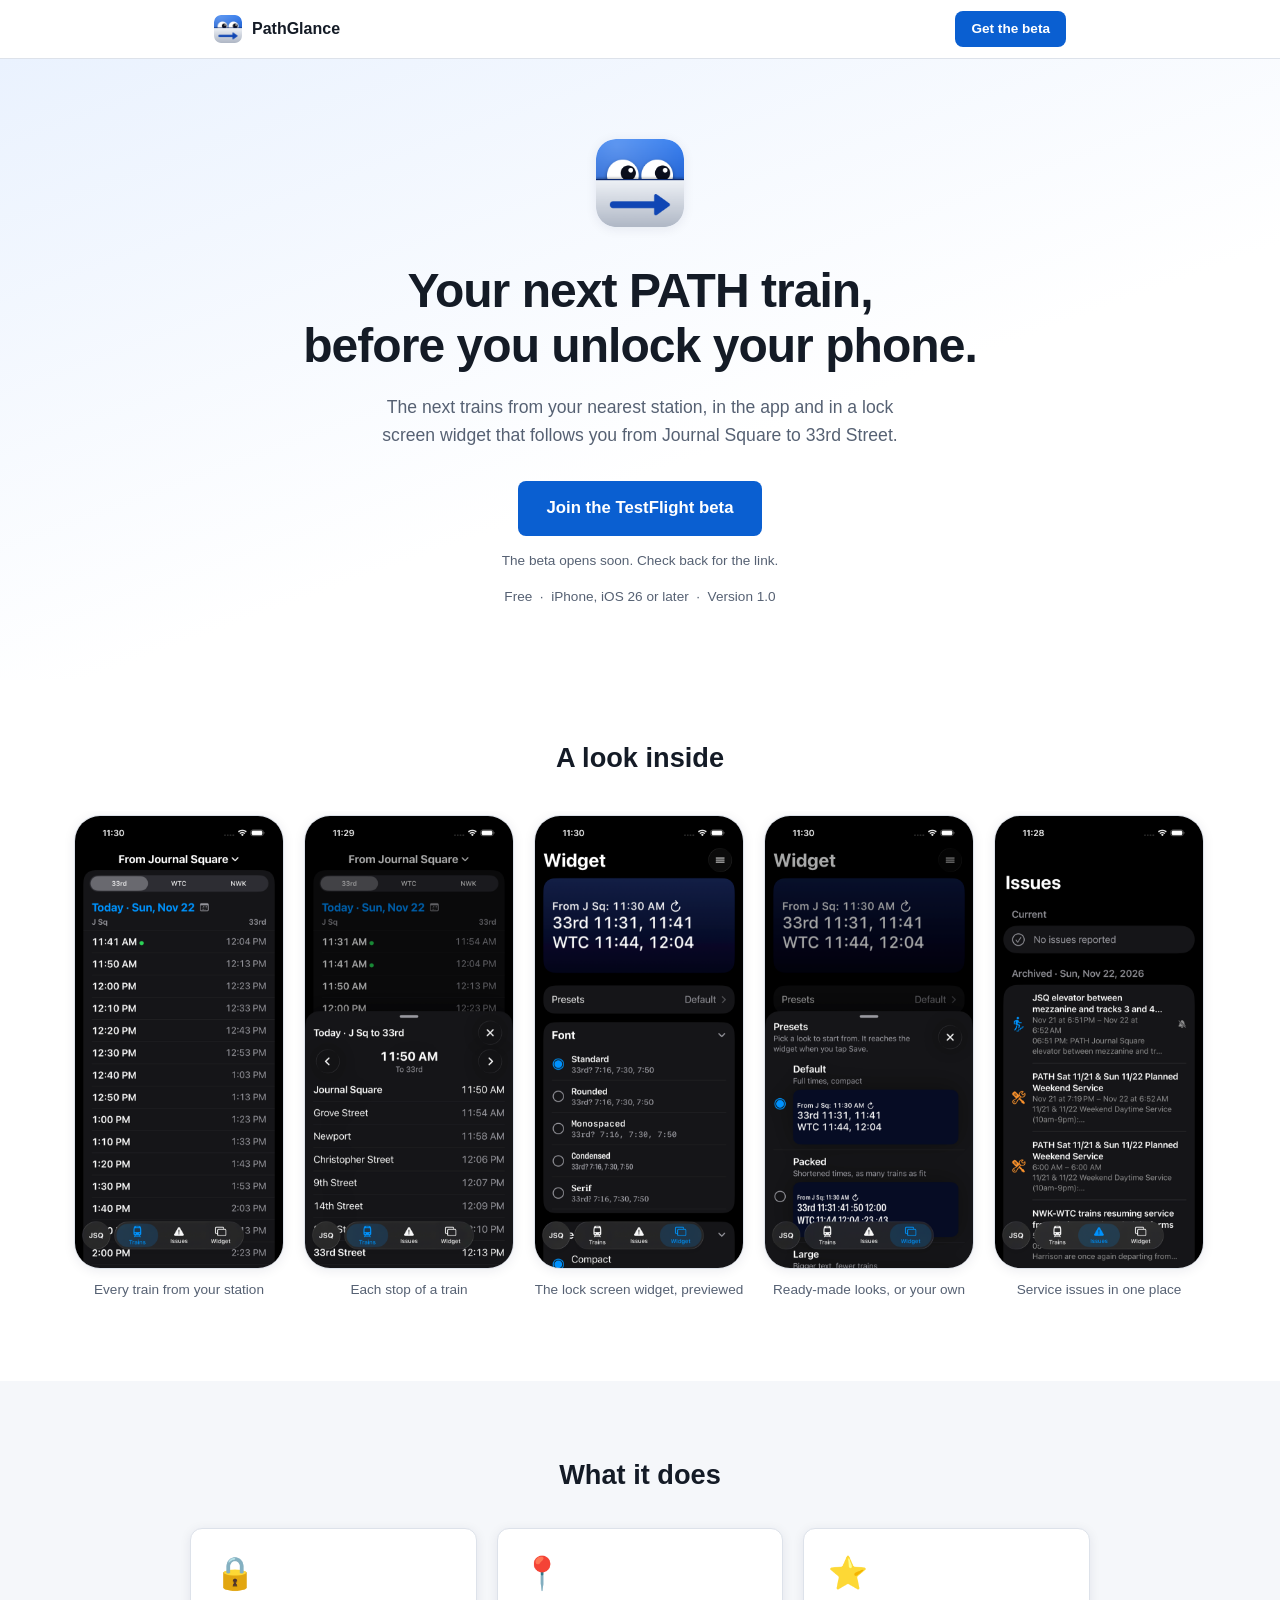
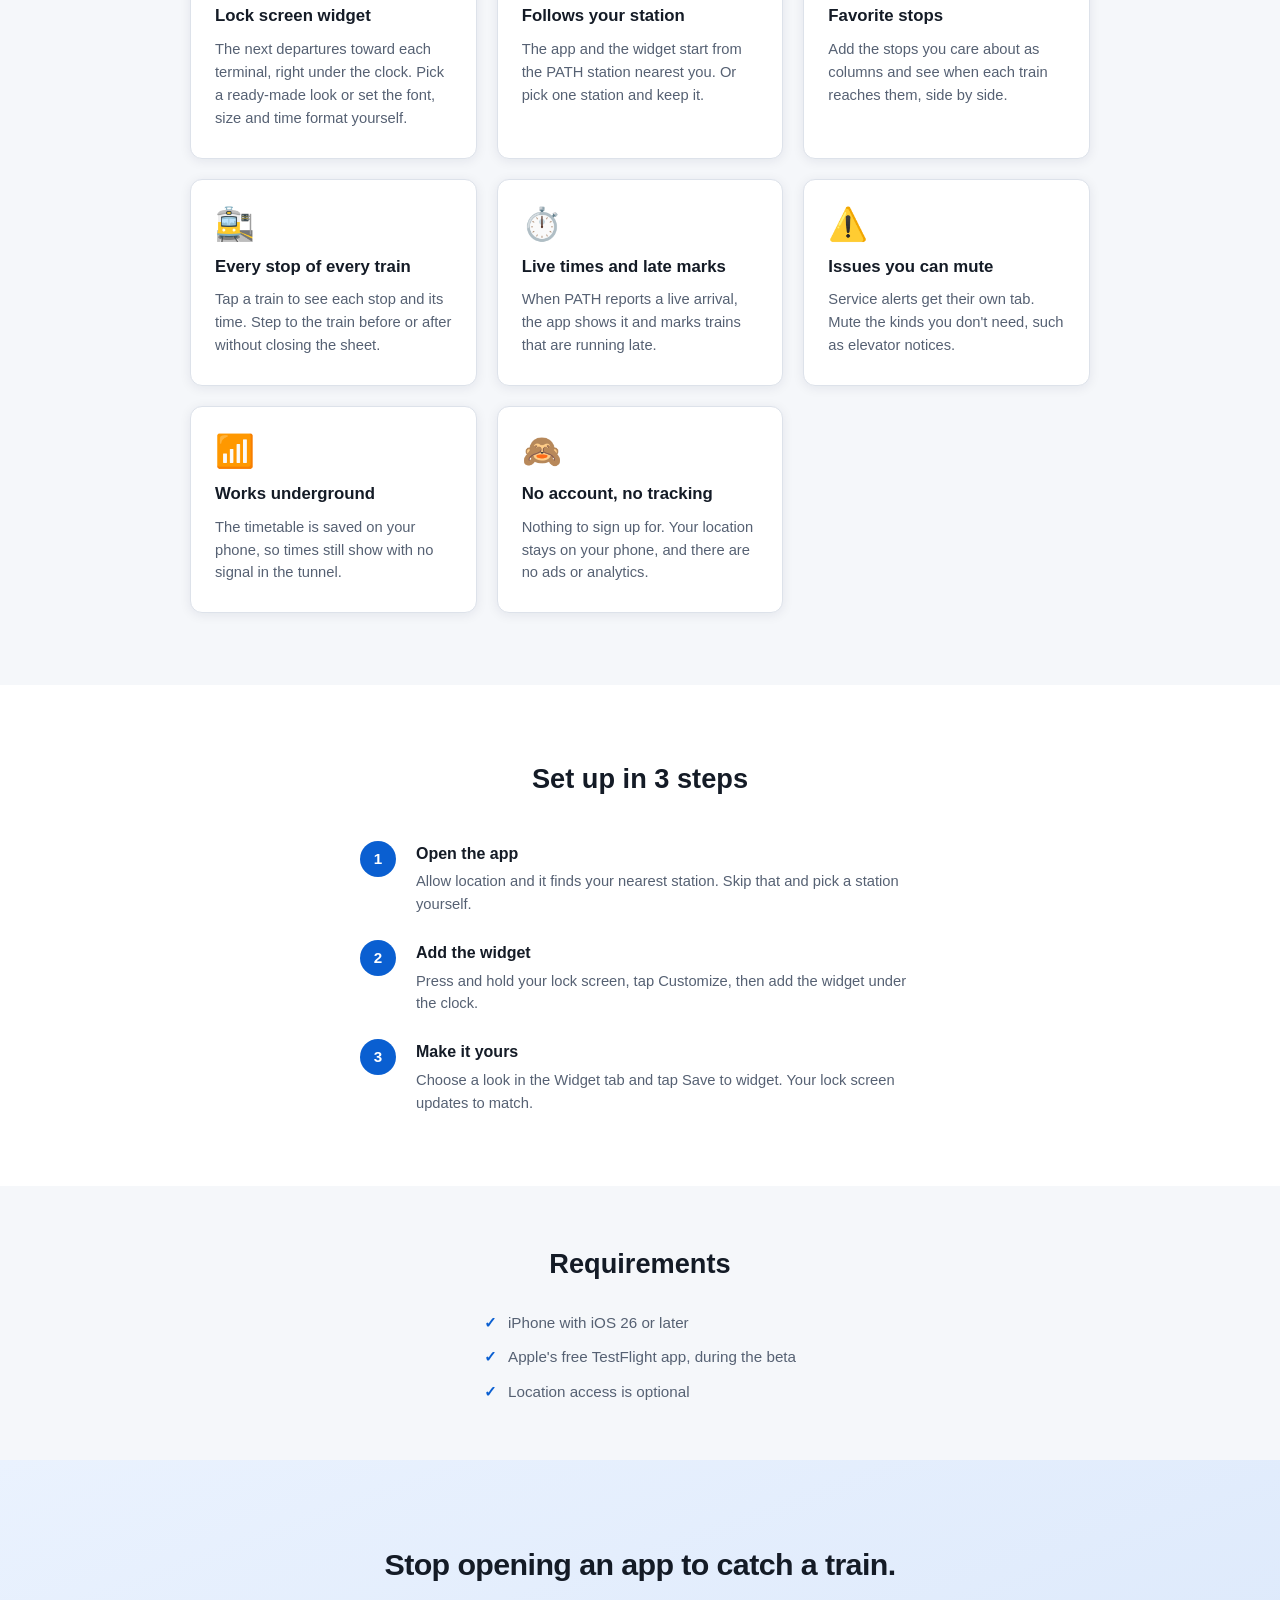
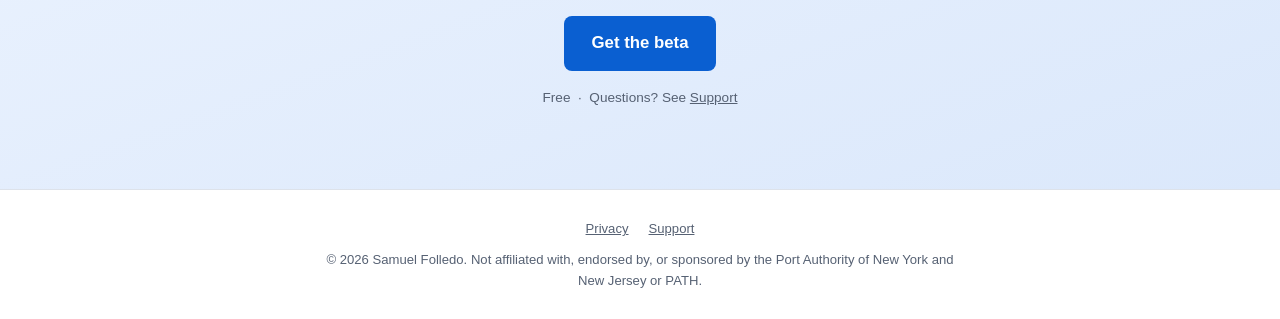
<file: landing/index.html>
<!DOCTYPE html>
<html lang="en">
<head>
  <meta charset="UTF-8" />
  <meta name="viewport" content="width=device-width, initial-scale=1.0" />
  <title>PathGlance — next PATH trains on your lock screen</title>
  <meta name="description" content="The next PATH trains from your nearest station, in the app and on your iPhone lock screen. No account, no tracking. An unofficial app." />
  <link rel="icon" type="image/png" href="icon.png" />
  <link rel="apple-touch-icon" href="apple-touch-icon.png" />
  <link rel="stylesheet" href="style.css" />
</head>
<body>

  <!-- ── Nav ──────────────────────────────────────────────────────────────── -->
  <nav>
    <div class="nav-inner">
      <div class="nav-brand">
        <img src="icon.png" alt="" width="28" height="28" />
        <span>PathGlance</span>
      </div>
      <a href="#testflight" class="btn btn-sm btn-primary">Get the beta</a>
    </div>
  </nav>

  <!-- ── Hero ─────────────────────────────────────────────────────────────── -->
  <section class="hero">
    <img src="icon.png" alt="App icon" class="hero-icon" />
    <h1>Your next PATH train,<br />before you unlock your phone.</h1>
    <p class="hero-sub">
      The next trains from your nearest station, in the app and in a lock screen widget
      that follows you from Journal Square to 33rd Street.
    </p>
    <div class="hero-actions">
      <!-- build_release.sh replaces this href with the TestFlight public link. Keep the id and one href. -->
      <a id="testflight" href="#" class="btn btn-primary btn-lg">Join the TestFlight beta</a>
      <p class="hero-beta" id="testflight-note">The beta opens soon. Check back for the link.</p>
      <span class="hero-meta">Free &nbsp;·&nbsp; iPhone, iOS 26 or later &nbsp;·&nbsp; Version <span id="app-version">1.0</span></span>
    </div>
  </section>

  <!-- ── Screenshots ──────────────────────────────────────────────────────── -->
  <section class="shots">
    <h2>A look inside</h2>
    <div class="shots-row">
      <figure>
        <img src="screenshots/trains.png" alt="The Trains tab listing upcoming departures" width="600" height="1304" loading="lazy" />
        <figcaption>Every train from your station</figcaption>
      </figure>
      <figure>
        <img src="screenshots/stops.png" alt="A sheet listing each stop of one train with its times" width="600" height="1304" loading="lazy" />
        <figcaption>Each stop of a train</figcaption>
      </figure>
      <figure>
        <img src="screenshots/widget.png" alt="The Widget tab with a preview of the lock screen widget" width="600" height="1304" loading="lazy" />
        <figcaption>The lock screen widget, previewed</figcaption>
      </figure>
      <figure>
        <img src="screenshots/presets.png" alt="A list of ready-made widget looks" width="600" height="1304" loading="lazy" />
        <figcaption>Ready-made looks, or your own</figcaption>
      </figure>
      <figure>
        <img src="screenshots/issues.png" alt="The Issues tab listing service alerts" width="600" height="1304" loading="lazy" />
        <figcaption>Service issues in one place</figcaption>
      </figure>
    </div>
  </section>

  <!-- ── Features ─────────────────────────────────────────────────────────── -->
  <section class="features">
    <h2>What it does</h2>
    <div class="features-grid">

      <div class="feature">
        <div class="feature-icon">🔒</div>
        <h3>Lock screen widget</h3>
        <p>The next departures toward each terminal, right under the clock. Pick a ready-made look or set the font, size and time format yourself.</p>
      </div>

      <div class="feature">
        <div class="feature-icon">📍</div>
        <h3>Follows your station</h3>
        <p>The app and the widget start from the PATH station nearest you. Or pick one station and keep it.</p>
      </div>

      <div class="feature">
        <div class="feature-icon">⭐️</div>
        <h3>Favorite stops</h3>
        <p>Add the stops you care about as columns and see when each train reaches them, side by side.</p>
      </div>

      <div class="feature">
        <div class="feature-icon">🚉</div>
        <h3>Every stop of every train</h3>
        <p>Tap a train to see each stop and its time. Step to the train before or after without closing the sheet.</p>
      </div>

      <div class="feature">
        <div class="feature-icon">⏱️</div>
        <h3>Live times and late marks</h3>
        <p>When PATH reports a live arrival, the app shows it and marks trains that are running late.</p>
      </div>

      <div class="feature">
        <div class="feature-icon">⚠️</div>
        <h3>Issues you can mute</h3>
        <p>Service alerts get their own tab. Mute the kinds you don't need, such as elevator notices.</p>
      </div>

      <div class="feature">
        <div class="feature-icon">📶</div>
        <h3>Works underground</h3>
        <p>The timetable is saved on your phone, so times still show with no signal in the tunnel.</p>
      </div>

      <div class="feature">
        <div class="feature-icon">🙈</div>
        <h3>No account, no tracking</h3>
        <p>Nothing to sign up for. Your location stays on your phone, and there are no ads or analytics.</p>
      </div>

    </div>
  </section>

  <!-- ── How it works ──────────────────────────────────────────────────────── -->
  <section class="how">
    <h2>Set up in 3 steps</h2>
    <ol class="steps">
      <li>
        <span class="step-num">1</span>
        <div>
          <strong>Open the app</strong>
          <p>Allow location and it finds your nearest station. Skip that and pick a station yourself.</p>
        </div>
      </li>
      <li>
        <span class="step-num">2</span>
        <div>
          <strong>Add the widget</strong>
          <p>Press and hold your lock screen, tap Customize, then add the widget under the clock.</p>
        </div>
      </li>
      <li>
        <span class="step-num">3</span>
        <div>
          <strong>Make it yours</strong>
          <p>Choose a look in the Widget tab and tap Save to widget. Your lock screen updates to match.</p>
        </div>
      </li>
    </ol>
  </section>

  <!-- ── Requirements ──────────────────────────────────────────────────────── -->
  <section class="requirements">
    <h2>Requirements</h2>
    <ul>
      <li>iPhone with iOS 26 or later</li>
      <li>Apple's free TestFlight app, during the beta</li>
      <li>Location access is optional</li>
    </ul>
  </section>

  <!-- ── CTA ───────────────────────────────────────────────────────────────── -->
  <section class="cta">
    <h2>Stop opening an app to catch a train.</h2>
    <a href="#testflight" class="btn btn-primary btn-lg">Get the beta</a>
    <p class="cta-meta">Free &nbsp;·&nbsp; Questions? See <a href="support.html" style="text-decoration:underline">Support</a></p>
  </section>

  <!-- ── Footer ────────────────────────────────────────────────────────────── -->
  <footer>
    <div class="footer-links">
      <a href="privacy.html">Privacy</a>
      <a href="support.html">Support</a>
    </div>
    <p>&copy; 2026 Samuel Folledo. Not affiliated with, endorsed by, or sponsored by the Port Authority of New York and New Jersey or PATH.</p>
  </footer>

</body>
</html>
</file>
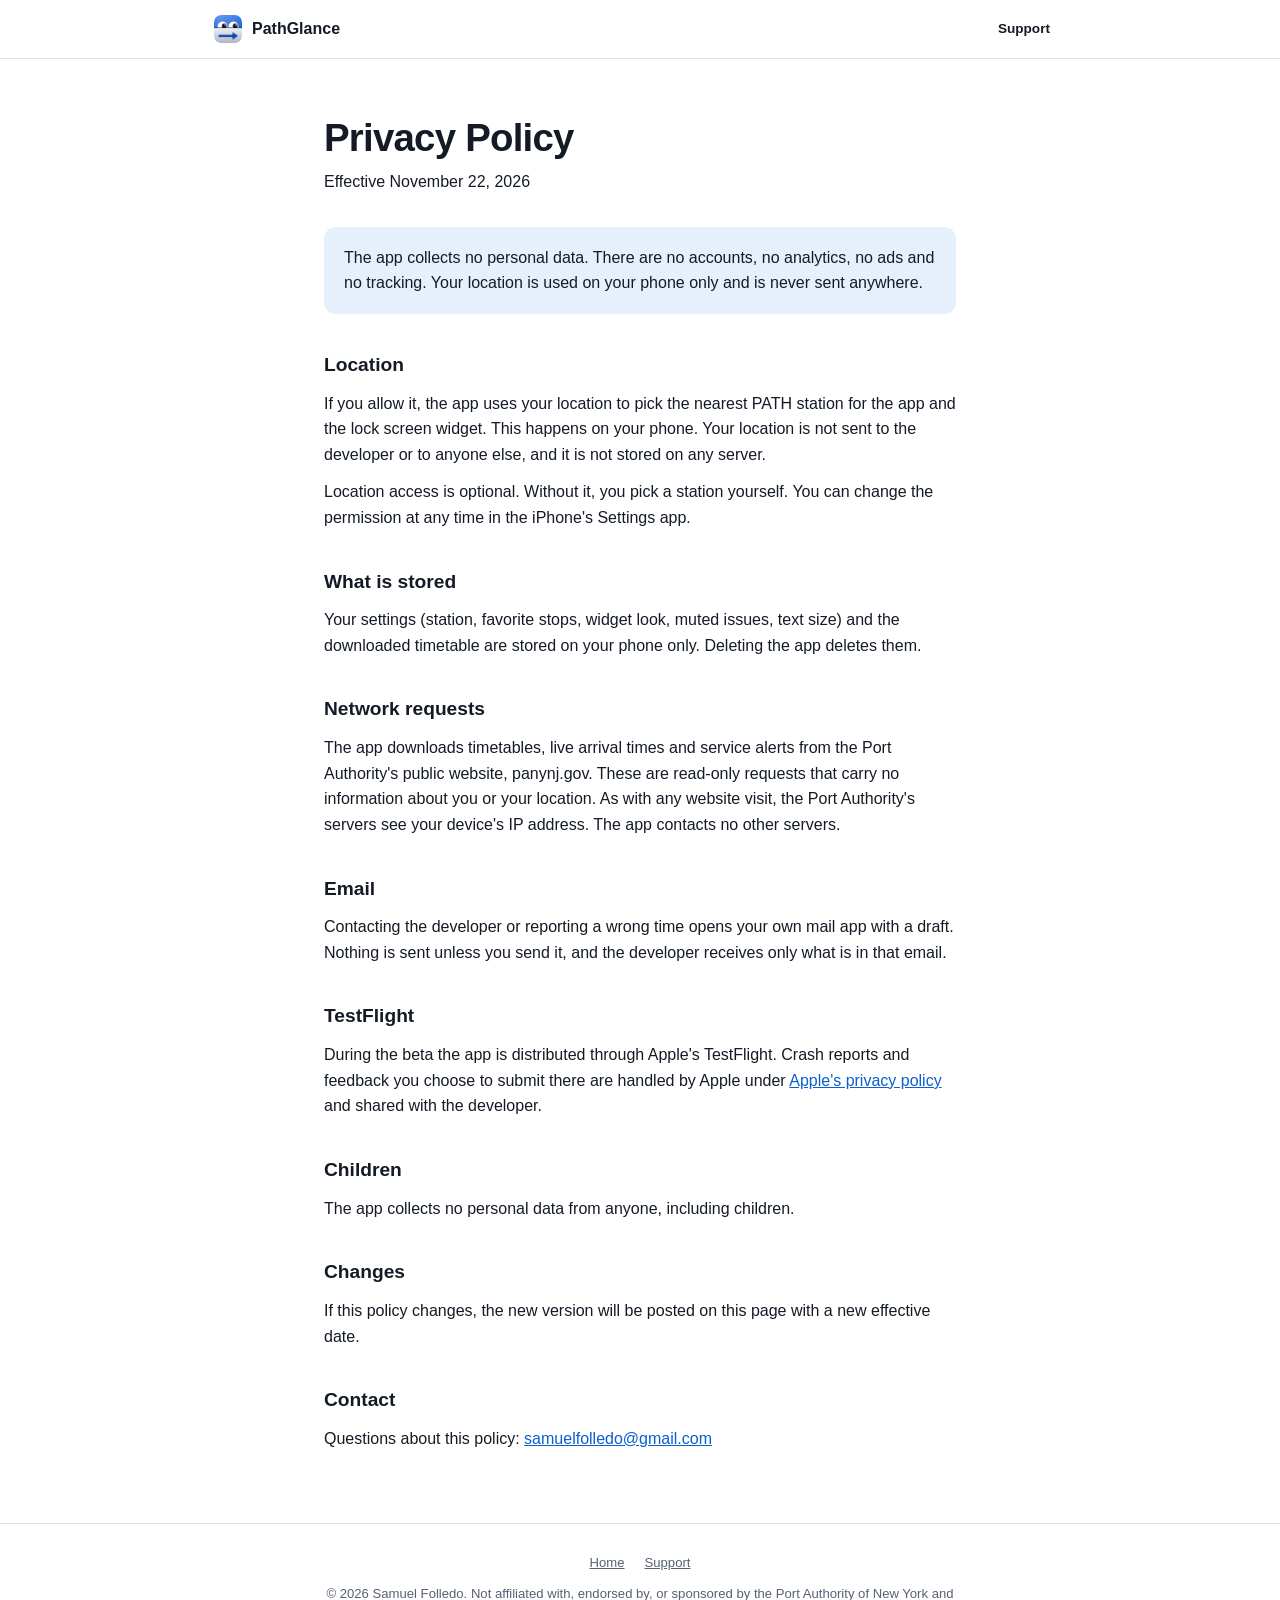
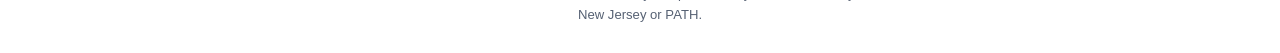
<file: landing/privacy.html>
<!DOCTYPE html>
<html lang="en">
<head>
  <meta charset="UTF-8" />
  <meta name="viewport" content="width=device-width, initial-scale=1.0" />
  <title>Privacy Policy — PathGlance</title>
  <meta name="description" content="PathGlance collects no personal data. Your location stays on your phone." />
  <link rel="icon" type="image/png" href="icon.png" />
  <link rel="apple-touch-icon" href="apple-touch-icon.png" />
  <link rel="stylesheet" href="style.css" />
</head>
<body>

  <nav>
    <div class="nav-inner">
      <a class="nav-brand" href="index.html">
        <img src="icon.png" alt="" width="28" height="28" />
        <span>PathGlance</span>
      </a>
      <a href="support.html" class="btn btn-sm">Support</a>
    </div>
  </nav>

  <main class="doc">
    <h1>Privacy Policy</h1>
    <p class="doc-meta">Effective November 22, 2026</p>

    <p class="doc-summary">
      The app collects no personal data. There are no accounts, no analytics, no ads and no tracking.
      Your location is used on your phone only and is never sent anywhere.
    </p>

    <h2>Location</h2>
    <p>
      If you allow it, the app uses your location to pick the nearest PATH station for the app and the
      lock screen widget. This happens on your phone. Your location is not sent to the developer or to
      anyone else, and it is not stored on any server.
    </p>
    <p>
      Location access is optional. Without it, you pick a station yourself. You can change the
      permission at any time in the iPhone's Settings app.
    </p>

    <h2>What is stored</h2>
    <p>
      Your settings (station, favorite stops, widget look, muted issues, text size) and the downloaded
      timetable are stored on your phone only. Deleting the app deletes them.
    </p>

    <h2>Network requests</h2>
    <p>
      The app downloads timetables, live arrival times and service alerts from the Port Authority's
      public website, panynj.gov. These are read-only requests that carry no information about you or
      your location. As with any website visit, the Port Authority's servers see your device's IP
      address. The app contacts no other servers.
    </p>

    <h2>Email</h2>
    <p>
      Contacting the developer or reporting a wrong time opens your own mail app with a draft. Nothing
      is sent unless you send it, and the developer receives only what is in that email.
    </p>

    <h2>TestFlight</h2>
    <p>
      During the beta the app is distributed through Apple's TestFlight. Crash reports and feedback you
      choose to submit there are handled by Apple under
      <a href="https://www.apple.com/legal/privacy/">Apple's privacy policy</a> and shared with the developer.
    </p>

    <h2>Children</h2>
    <p>The app collects no personal data from anyone, including children.</p>

    <h2>Changes</h2>
    <p>If this policy changes, the new version will be posted on this page with a new effective date.</p>

    <h2>Contact</h2>
    <p>Questions about this policy: <a href="mailto:samuelfolledo@gmail.com">samuelfolledo@gmail.com</a></p>
  </main>

  <footer>
    <div class="footer-links">
      <a href="index.html">Home</a>
      <a href="support.html">Support</a>
    </div>
    <p>&copy; 2026 Samuel Folledo. Not affiliated with, endorsed by, or sponsored by the Port Authority of New York and New Jersey or PATH.</p>
  </footer>

</body>
</html>
</file>
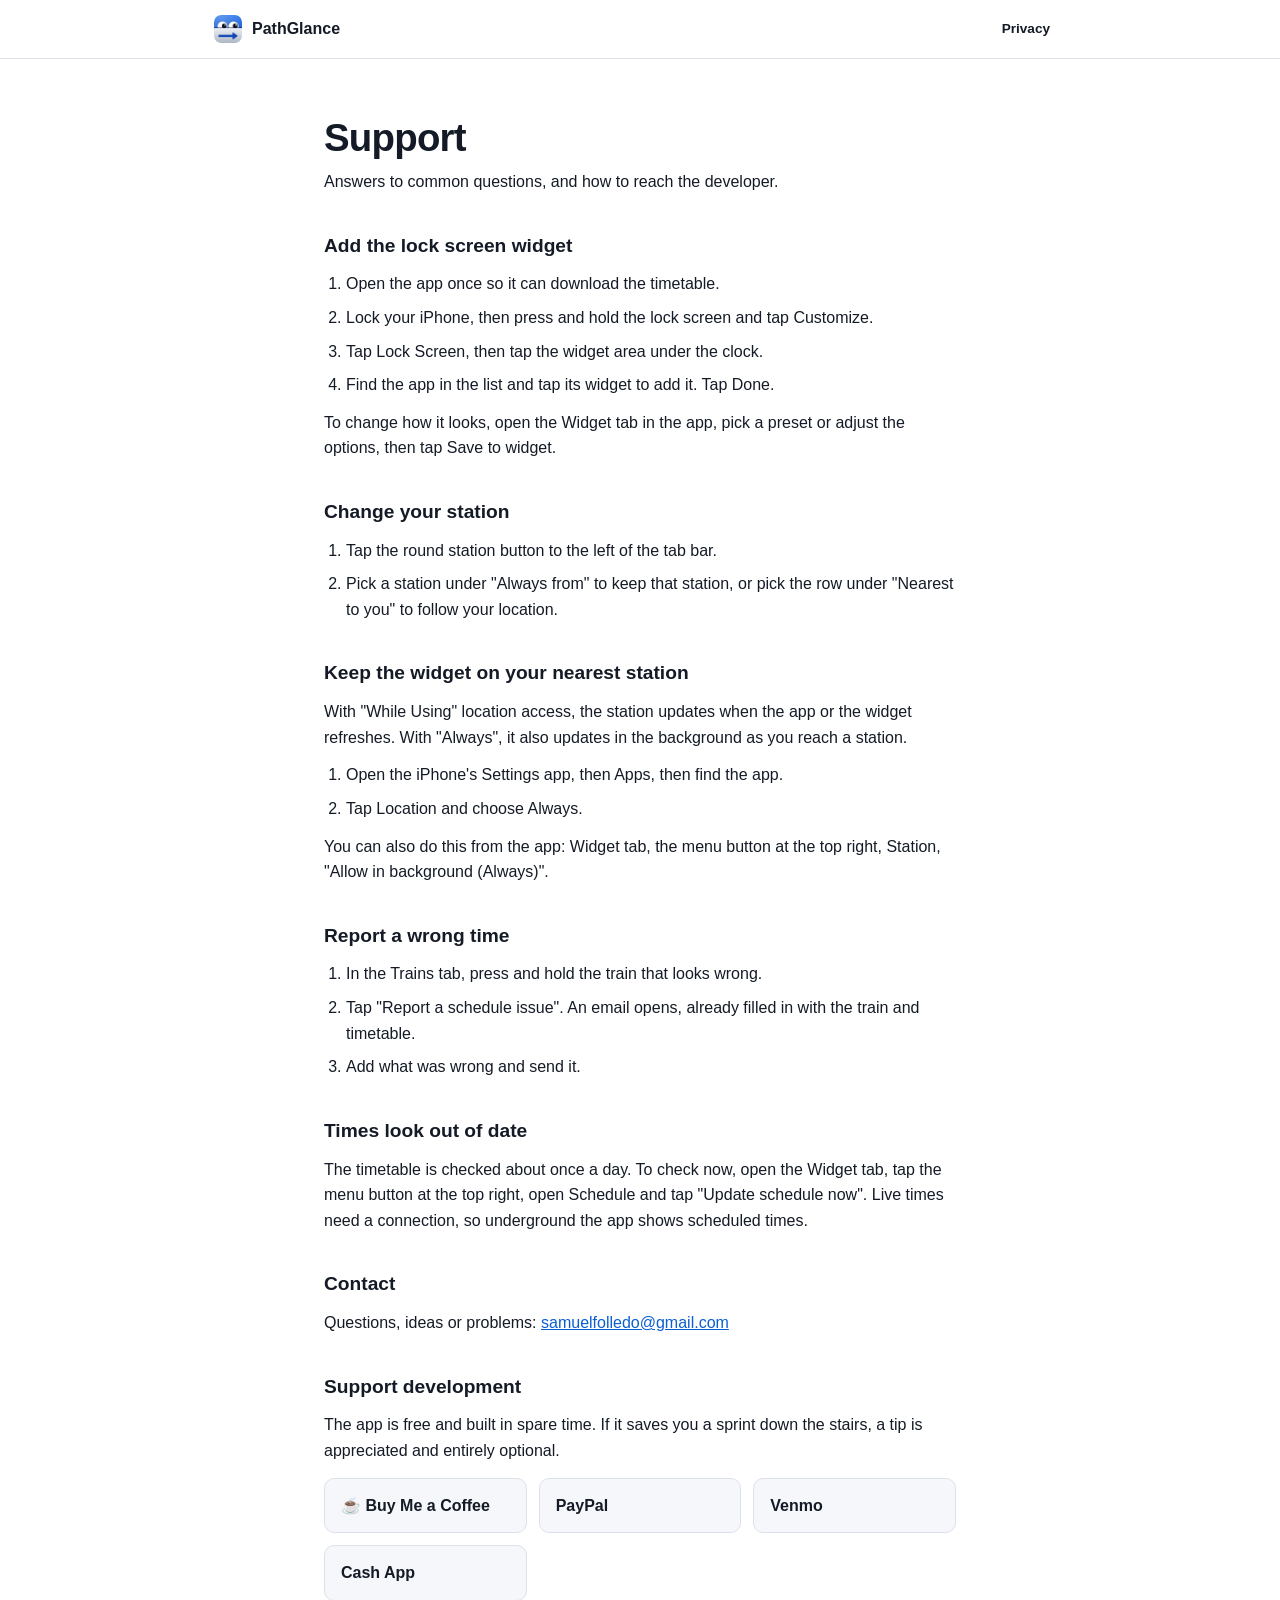
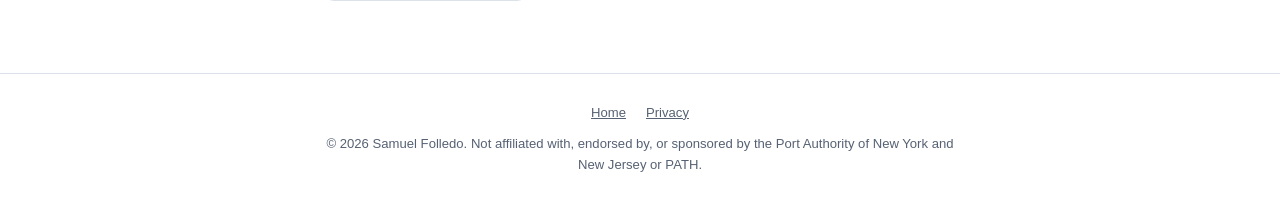
<file: landing/support.html>
<!DOCTYPE html>
<html lang="en">
<head>
  <meta charset="UTF-8" />
  <meta name="viewport" content="width=device-width, initial-scale=1.0" />
  <title>Support — PathGlance</title>
  <meta name="description" content="How to add the lock screen widget, change your station, and report a problem in PathGlance." />
  <link rel="icon" type="image/png" href="icon.png" />
  <link rel="apple-touch-icon" href="apple-touch-icon.png" />
  <link rel="stylesheet" href="style.css" />
</head>
<body>

  <nav>
    <div class="nav-inner">
      <a class="nav-brand" href="index.html">
        <img src="icon.png" alt="" width="28" height="28" />
        <span>PathGlance</span>
      </a>
      <a href="privacy.html" class="btn btn-sm">Privacy</a>
    </div>
  </nav>

  <main class="doc">
    <h1>Support</h1>
    <p class="doc-meta">Answers to common questions, and how to reach the developer.</p>

    <h2>Add the lock screen widget</h2>
    <ol>
      <li>Open the app once so it can download the timetable.</li>
      <li>Lock your iPhone, then press and hold the lock screen and tap Customize.</li>
      <li>Tap Lock Screen, then tap the widget area under the clock.</li>
      <li>Find the app in the list and tap its widget to add it. Tap Done.</li>
    </ol>
    <p>To change how it looks, open the Widget tab in the app, pick a preset or adjust the options, then tap Save to widget.</p>

    <h2>Change your station</h2>
    <ol>
      <li>Tap the round station button to the left of the tab bar.</li>
      <li>Pick a station under "Always from" to keep that station, or pick the row under "Nearest to you" to follow your location.</li>
    </ol>

    <h2>Keep the widget on your nearest station</h2>
    <p>
      With "While Using" location access, the station updates when the app or the widget refreshes.
      With "Always", it also updates in the background as you reach a station.
    </p>
    <ol>
      <li>Open the iPhone's Settings app, then Apps, then find the app.</li>
      <li>Tap Location and choose Always.</li>
    </ol>
    <p>You can also do this from the app: Widget tab, the menu button at the top right, Station, "Allow in background (Always)".</p>

    <h2>Report a wrong time</h2>
    <ol>
      <li>In the Trains tab, press and hold the train that looks wrong.</li>
      <li>Tap "Report a schedule issue". An email opens, already filled in with the train and timetable.</li>
      <li>Add what was wrong and send it.</li>
    </ol>

    <h2>Times look out of date</h2>
    <p>
      The timetable is checked about once a day. To check now, open the Widget tab, tap the menu button
      at the top right, open Schedule and tap "Update schedule now". Live times need a connection, so
      underground the app shows scheduled times.
    </p>

    <h2>Contact</h2>
    <p>
      Questions, ideas or problems: <a href="mailto:samuelfolledo@gmail.com">samuelfolledo@gmail.com</a>
    </p>

    <h2>Support development</h2>
    <p>The app is free and built in spare time. If it saves you a sprint down the stairs, a tip is appreciated and entirely optional.</p>
    <ul class="donate" style="margin-top:14px">
      <li><a href="https://buymeacoffee.com/samuelfolledo">☕️ Buy Me a Coffee</a></li>
      <li><a href="https://paypal.me/samuelfolledo">PayPal</a></li>
      <li><a href="http://venmo.com/u/samuelfolledo">Venmo</a></li>
      <li><a href="https://cash.app/$SamuelFolledo">Cash App</a></li>
    </ul>
  </main>

  <footer>
    <div class="footer-links">
      <a href="index.html">Home</a>
      <a href="privacy.html">Privacy</a>
    </div>
    <p>&copy; 2026 Samuel Folledo. Not affiliated with, endorsed by, or sponsored by the Port Authority of New York and New Jersey or PATH.</p>
  </footer>

</body>
</html>
</file>
<file: landing/style.css>
/* ── Reset & base ──────────────────────────────────────────────────────────── */
*, *::before, *::after { box-sizing: border-box; margin: 0; padding: 0; }

:root {
  --accent:      #0a5fd1;
  --accent-pale: #e6effc;
  --on-accent:   #fff;
  --text:        #141b26;
  --text-muted:  #566173;
  --border:      #dde2ea;
  --bg:          #fff;
  --bg-alt:      #f5f7fa;
  --nav-bg:      rgba(255,255,255,.88);
  --hero-from:   #eaf2fe;
  --cta-to:      #dbe8fb;
  --radius:      12px;
  --shadow:      0 2px 12px rgba(10,30,70,.08);
  color-scheme: light;
}

@media (prefers-color-scheme: dark) {
  :root {
    --accent:      #4f97f7;
    --accent-pale: #16263f;
    --on-accent:   #06101f;
    --text:        #e8edf4;
    --text-muted:  #9aa5b5;
    --border:      #263041;
    --bg:          #0d1219;
    --bg-alt:      #131a24;
    --nav-bg:      rgba(13,18,25,.85);
    --hero-from:   #13233d;
    --cta-to:      #13233d;
    --shadow:      0 2px 12px rgba(0,0,0,.4);
    color-scheme: dark;
  }
}

html { scroll-behavior: smooth; }

body {
  font-family: -apple-system, BlinkMacSystemFont, "Segoe UI", Roboto, Helvetica, Arial, sans-serif;
  color: var(--text);
  background: var(--bg);
  line-height: 1.6;
  -webkit-font-smoothing: antialiased;
}

a { color: inherit; text-decoration: none; }
img { max-width: 100%; }

/* ── Buttons ───────────────────────────────────────────────────────────────── */
.btn {
  display: inline-flex;
  align-items: center;
  gap: 8px;
  padding: 10px 20px;
  border-radius: 8px;
  font-size: .95rem;
  font-weight: 600;
  cursor: pointer;
  transition: filter .15s, transform .1s;
  white-space: nowrap;
}
.btn:hover  { filter: brightness(1.08); }
.btn:active { transform: scale(.97); }
.btn:focus-visible, a:focus-visible { outline: 2px solid var(--accent); outline-offset: 3px; }

.btn-sm { padding: 7px 16px; font-size: .85rem; }
.btn-lg { padding: 14px 28px; font-size: 1.05rem; }

.btn-primary {
  background: var(--accent);
  color: var(--on-accent);
}

/* ── Nav ───────────────────────────────────────────────────────────────────── */
nav {
  position: sticky;
  top: 0;
  z-index: 100;
  background: var(--nav-bg);
  backdrop-filter: saturate(180%) blur(12px);
  -webkit-backdrop-filter: saturate(180%) blur(12px);
  border-bottom: 1px solid var(--border);
}

.nav-inner {
  max-width: 900px;
  margin: 0 auto;
  padding: 0 24px;
  height: 58px;
  display: flex;
  align-items: center;
  justify-content: space-between;
}

.nav-brand {
  display: flex;
  align-items: center;
  gap: 10px;
  font-weight: 700;
  font-size: 1rem;
}
.nav-brand img { border-radius: 7px; }

/* ── Hero ──────────────────────────────────────────────────────────────────── */
.hero {
  text-align: center;
  padding: 80px 24px 72px;
  background: linear-gradient(160deg, var(--hero-from) 0%, var(--bg) 60%);
}

.hero-icon {
  width: 88px;
  height: 88px;
  border-radius: 20px;
  box-shadow: var(--shadow);
  margin-bottom: 28px;
}

.hero h1 {
  font-size: clamp(2rem, 5vw, 3rem);
  font-weight: 800;
  letter-spacing: -.02em;
  line-height: 1.15;
  margin-bottom: 20px;
  text-wrap: balance;
}

.hero-sub {
  max-width: 560px;
  margin: 0 auto 32px;
  font-size: 1.1rem;
  color: var(--text-muted);
}

.hero-actions {
  display: flex;
  flex-direction: column;
  align-items: center;
  gap: 14px;
}

.hero-meta {
  font-size: .85rem;
  color: var(--text-muted);
}

/* ── Screenshots ───────────────────────────────────────────────────────────── */
.shots {
  padding: 56px 0 64px;
  text-align: center;
}

.shots h2, .features h2 {
  font-size: 1.7rem;
  font-weight: 800;
  margin-bottom: 32px;
  padding: 0 24px;
  text-align: center;
}

.shots-row {
  display: flex;
  gap: 20px;
  overflow-x: auto;
  padding: 4px 24px 16px;
  scroll-snap-type: x mandatory;
  max-width: 1180px;
  margin: 0 auto;
}

.shots-row figure {
  flex: 0 0 auto;
  width: 210px;
  scroll-snap-align: center;
}

.shots-row img {
  display: block;
  width: 100%;
  height: auto;
  border-radius: 26px;
  border: 1px solid var(--border);
  box-shadow: var(--shadow);
}

.shots-row figcaption {
  margin-top: 10px;
  font-size: .85rem;
  color: var(--text-muted);
}

/* ── Features ──────────────────────────────────────────────────────────────── */
.features {
  padding: 72px 24px;
  background: var(--bg-alt);
}

.features-grid {
  max-width: 900px;
  margin: 0 auto;
  display: grid;
  grid-template-columns: repeat(auto-fit, minmax(260px, 1fr));
  gap: 20px;
}

.feature {
  background: var(--bg);
  border: 1px solid var(--border);
  border-radius: var(--radius);
  padding: 28px 24px;
  box-shadow: var(--shadow);
}

.feature-icon {
  font-size: 2rem;
  margin-bottom: 14px;
  line-height: 1;
}

.feature h3 {
  font-size: 1.05rem;
  font-weight: 700;
  margin-bottom: 8px;
}

.feature p {
  font-size: .92rem;
  color: var(--text-muted);
  line-height: 1.55;
}

/* ── How it works ──────────────────────────────────────────────────────────── */
.how {
  padding: 72px 24px;
  text-align: center;
}

.how h2 {
  font-size: 1.7rem;
  font-weight: 800;
  margin-bottom: 40px;
}

.steps {
  list-style: none;
  max-width: 560px;
  margin: 0 auto;
  display: flex;
  flex-direction: column;
  gap: 24px;
  text-align: left;
}

.steps li {
  display: flex;
  align-items: flex-start;
  gap: 20px;
}

.step-num {
  flex-shrink: 0;
  width: 36px;
  height: 36px;
  border-radius: 50%;
  background: var(--accent);
  color: var(--on-accent);
  font-weight: 700;
  font-size: .95rem;
  display: flex;
  align-items: center;
  justify-content: center;
}

.steps strong {
  display: block;
  font-weight: 700;
  margin-bottom: 4px;
}

.steps p {
  font-size: .92rem;
  color: var(--text-muted);
  line-height: 1.55;
}

/* ── Requirements ──────────────────────────────────────────────────────────── */
.requirements {
  padding: 56px 24px;
  text-align: center;
  background: var(--bg-alt);
}

.requirements h2 {
  font-size: 1.7rem;
  font-weight: 800;
  margin-bottom: 24px;
}

.requirements ul {
  list-style: none;
  display: inline-flex;
  flex-direction: column;
  align-items: flex-start;
  gap: 10px;
  text-align: left;
}

.requirements li {
  font-size: .95rem;
  color: var(--text-muted);
  padding-left: 24px;
  position: relative;
}

.requirements li::before {
  content: '✓';
  position: absolute;
  left: 0;
  color: var(--accent);
  font-weight: 700;
}

/* ── CTA ───────────────────────────────────────────────────────────────────── */
.cta {
  padding: 80px 24px;
  background: linear-gradient(160deg, var(--hero-from) 0%, var(--cta-to) 100%);
  text-align: center;
}

.cta h2 {
  font-size: 1.9rem;
  font-weight: 800;
  margin-bottom: 28px;
  letter-spacing: -.02em;
  text-wrap: balance;
}

.cta-meta {
  margin-top: 16px;
  font-size: .85rem;
  color: var(--text-muted);
}

/* ── Footer ────────────────────────────────────────────────────────────────── */
footer {
  padding: 28px 24px;
  border-top: 1px solid var(--border);
  text-align: center;
  font-size: .82rem;
  color: var(--text-muted);
}

footer p { max-width: 640px; margin: 0 auto; }
.footer-links { margin-bottom: 10px; display: flex; justify-content: center; gap: 20px; flex-wrap: wrap; }
.footer-links a { text-decoration: underline; }

/* ── Text pages (privacy, support) ─────────────────────────────────────────── */
.doc {
  max-width: 680px;
  margin: 0 auto;
  padding: 56px 24px 72px;
}

.doc h1 {
  font-size: clamp(1.8rem, 4.5vw, 2.4rem);
  font-weight: 800;
  letter-spacing: -.02em;
  line-height: 1.2;
  margin-bottom: 8px;
}

.doc-meta { color: var(--text-muted); font-size: .9rem; margin-bottom: 32px; }

.doc h2 {
  font-size: 1.2rem;
  font-weight: 700;
  margin: 36px 0 10px;
}

.doc p, .doc li { color: var(--text); font-size: 1rem; }
.doc p + p { margin-top: 12px; }
.doc ul, .doc ol { padding-left: 22px; display: flex; flex-direction: column; gap: 8px; }
.doc p + ol, .doc p + ul, .doc ol + p, .doc ul + p { margin-top: 12px; }
.doc a { color: var(--accent); text-decoration: underline; overflow-wrap: anywhere; }

.doc-summary {
  background: var(--accent-pale);
  border-radius: var(--radius);
  padding: 18px 20px;
}

.donate {
  list-style: none;
  padding-left: 0 !important;
  display: grid !important;
  grid-template-columns: repeat(auto-fit, minmax(180px, 1fr));
  gap: 12px !important;
}

.donate a {
  display: block;
  padding: 14px 16px;
  border: 1px solid var(--border);
  border-radius: 10px;
  background: var(--bg-alt);
  color: var(--text);
  font-weight: 600;
  text-decoration: none;
}
.donate a:hover { border-color: var(--accent); }

/* ── Responsive ────────────────────────────────────────────────────────────── */
@media (max-width: 600px) {
  .hero { padding: 56px 20px 52px; }
  .hero h1 { font-size: 1.85rem; }
  .hero-sub { font-size: 1rem; }
  .features, .how, .requirements, .cta { padding-left: 16px; padding-right: 16px; }
  .features-grid { grid-template-columns: 1fr; }
  .shots-row { padding-left: 16px; padding-right: 16px; }
  .shots-row figure { width: 180px; }
  .doc { padding: 40px 16px 56px; }
  .nav-inner { padding: 0 16px; }
}

.hero-beta { font-size: .85rem; color: var(--text-muted); }

/* Lines the release script switches off, such as the "beta opens soon" note. */
[hidden] { display: none !important; }
</file>
